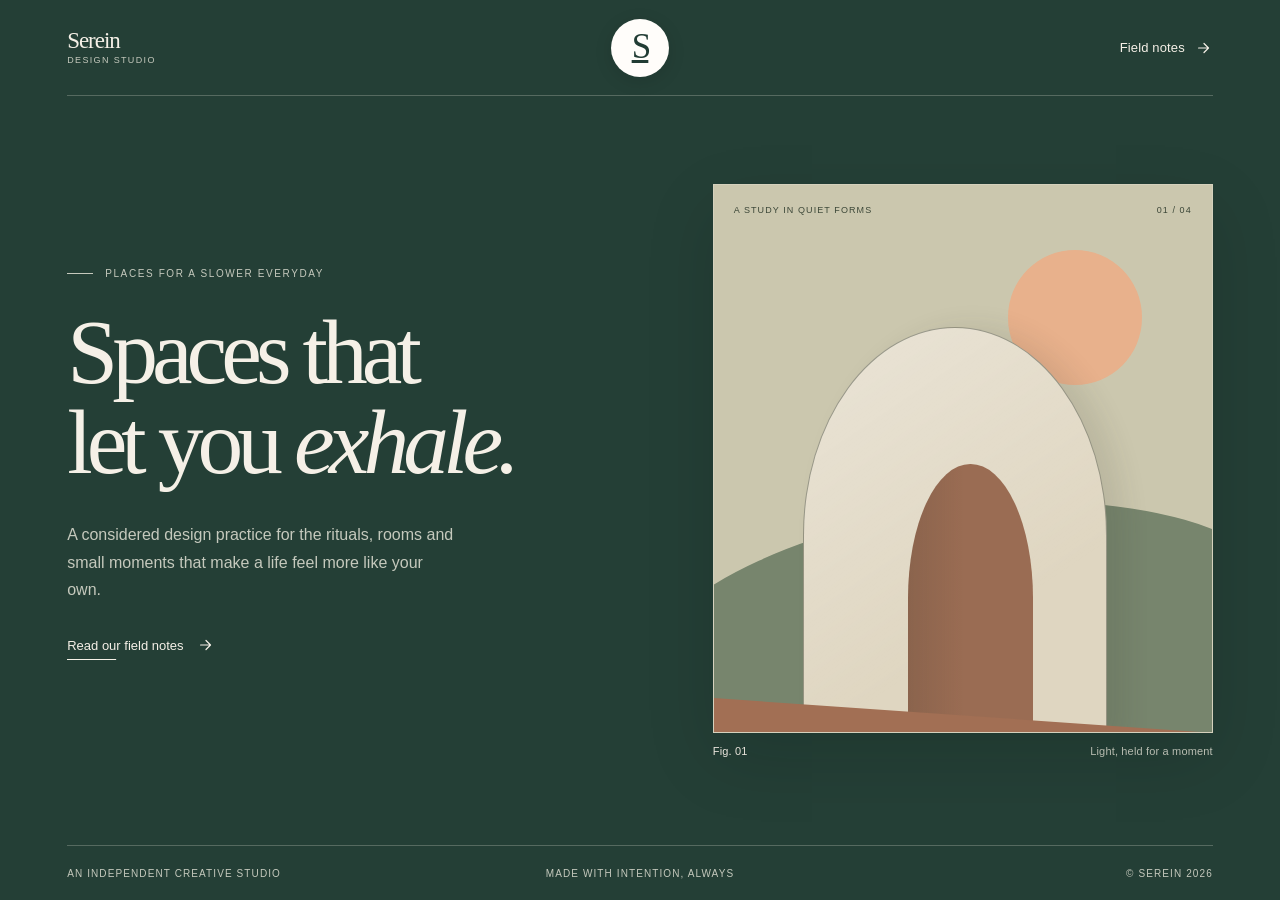
<file: index.html>
<!doctype html>
<html lang="en" data-page="studio">
  <head>
    <meta charset="utf-8">
    <meta name="viewport" content="width=device-width, initial-scale=1">
    <meta name="theme-color" content="#243f36">
    <meta name="description" content="Serein is an independent design practice creating considered spaces for a slower everyday.">
    <title>Serein — spaces that let you exhale</title>
    <link rel="icon" type="image/svg+xml" href="favicon.svg">
    <link rel="stylesheet" href="styles.css">
    <script src="transition.js"></script>
  </head>
  <body>
    <a class="skip-link" href="#main">Skip to content</a>
    <div class="site-shell">
      <header class="site-header">
        <p class="wordmark" aria-label="Serein design studio">
          <span class="wordmark__name">Serein</span>
          <span class="wordmark__caption">Design studio</span>
        </p>

        <a class="brand-mark" data-nav href="field-notes.html" aria-label="Open the field notes">
          <span class="brand-glyph" aria-hidden="true">S</span>
        </a>

        <nav class="site-nav" aria-label="Main navigation">
          <a class="nav-link" data-nav href="field-notes.html">
            <span>Field notes</span>
            <svg viewBox="0 0 20 20" aria-hidden="true" focusable="false"><path d="M4 10h11M10 5l5 5-5 5" /></svg>
          </a>
        </nav>
      </header>

      <main class="page-main" id="main">
        <section class="hero" aria-labelledby="page-title">
          <div class="hero-copy">
            <p class="eyebrow"><span class="eyebrow__line"></span> Places for a slower everyday</p>
            <h1 id="page-title">Spaces that<br>let you <em>exhale.</em></h1>
            <p class="hero-description">A considered design practice for the rituals, rooms and small moments that make a life feel more like your own.</p>
            <a class="text-link" data-nav href="field-notes.html">
              <span>Read our field notes</span>
              <svg viewBox="0 0 20 20" aria-hidden="true" focusable="false"><path d="M4 10h11M10 5l5 5-5 5" /></svg>
            </a>
          </div>

          <div class="art-column">
            <div class="artwork artwork--studio" role="img" aria-label="An abstract study of a sunlit arch, layered hills and a quiet doorway">
              <span class="artwork__sun"></span>
              <span class="artwork__horizon"></span>
              <span class="artwork__arch"></span>
              <span class="artwork__opening"></span>
              <span class="artwork__foreground"></span>
              <span class="artwork__caption">A study in quiet forms <span>01 / 04</span></span>
            </div>
            <p class="art-note"><span>Fig. 01</span> Light, held for a moment</p>
          </div>
        </section>
      </main>

      <footer class="site-footer">
        <span>An independent creative studio</span>
        <span class="footer-center">Made with intention, always</span>
        <span>© Serein 2026</span>
      </footer>
    </div>
  </body>
</html>
</file>
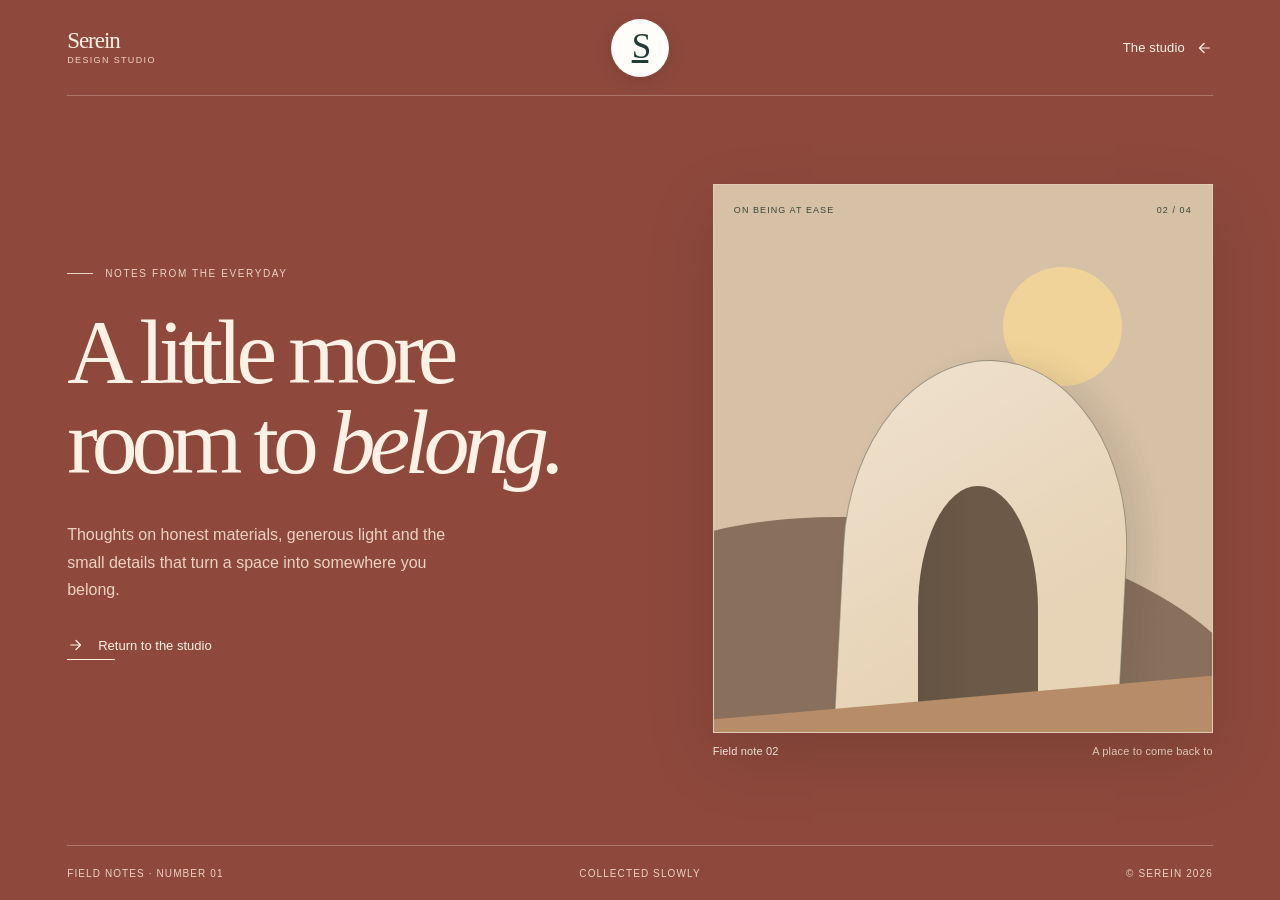
<file: field-notes.html>
<!doctype html>
<html lang="en" data-page="notes">
  <head>
    <meta charset="utf-8">
    <meta name="viewport" content="width=device-width, initial-scale=1">
    <meta name="theme-color" content="#8e493c">
    <meta name="description" content="Field notes from Serein: materials, honest light and the little details that make a place feel like home.">
    <title>Field notes — Serein</title>
    <link rel="icon" type="image/svg+xml" href="favicon.svg">
    <link rel="stylesheet" href="styles.css">
    <script src="transition.js"></script>
  </head>
  <body>
    <a class="skip-link" href="#main">Skip to content</a>
    <div class="site-shell">
      <header class="site-header">
        <p class="wordmark" aria-label="Serein design studio">
          <span class="wordmark__name">Serein</span>
          <span class="wordmark__caption">Design studio</span>
        </p>

        <a class="brand-mark" data-nav href="index.html" aria-label="Return to the studio">
          <span class="brand-glyph" aria-hidden="true">S</span>
        </a>

        <nav class="site-nav" aria-label="Main navigation">
          <a class="nav-link" data-nav href="index.html">
            <span>The studio</span>
            <svg viewBox="0 0 20 20" aria-hidden="true" focusable="false"><path d="M16 10H5m5 5-5-5 5-5" /></svg>
          </a>
        </nav>
      </header>

      <main class="page-main" id="main">
        <section class="hero" aria-labelledby="page-title">
          <div class="hero-copy">
            <p class="eyebrow"><span class="eyebrow__line"></span> Notes from the everyday</p>
            <h1 id="page-title">A little more<br>room to <em>belong.</em></h1>
            <p class="hero-description">Thoughts on honest materials, generous light and the small details that turn a space into somewhere you belong.</p>
            <a class="text-link" data-nav href="index.html">
              <svg class="text-link__back" viewBox="0 0 20 20" aria-hidden="true" focusable="false"><path d="M16 10H5m5 5-5-5 5-5" /></svg>
              <span>Return to the studio</span>
            </a>
          </div>

          <div class="art-column">
            <div class="artwork artwork--notes" role="img" aria-label="An abstract study of a warm sun, a sculptural doorway and soft earth-toned forms">
              <span class="artwork__sun"></span>
              <span class="artwork__horizon"></span>
              <span class="artwork__arch"></span>
              <span class="artwork__opening"></span>
              <span class="artwork__foreground"></span>
              <span class="artwork__caption">On being at ease <span>02 / 04</span></span>
            </div>
            <p class="art-note"><span>Field note 02</span> A place to come back to</p>
          </div>
        </section>
      </main>

      <footer class="site-footer">
        <span>Field notes · Number 01</span>
        <span class="footer-center">Collected slowly</span>
        <span>© Serein 2026</span>
      </footer>
    </div>
  </body>
</html>
</file>
<file: styles.css>
@view-transition {
  navigation: auto;
}

:root {
  color-scheme: dark;
  --page-background: #243f36;
  --page-foreground: #f5f0e7;
  --page-muted: #c5c9bd;
  --page-rule: rgb(245 240 231 / 24%);
  --focus-ring: #f4d0a9;
  --art-surface: #cbc7ae;
  --art-sun: #e8b18c;
  --art-hill: #77856d;
  --art-arch: #dfd6c1;
  --art-door: #9a6c53;
  --art-ground: #a26f54;
  --reveal-x: 50vw;
  --reveal-y: 2.8rem;
  --reveal-radius: 1600px;
  font-synthesis: none;
  text-rendering: optimizeLegibility;
}

html[data-page="notes"] {
  color-scheme: dark;
  --page-background: #8e493c;
  --page-foreground: #fbf1e5;
  --page-muted: #ecd2c2;
  --page-rule: rgb(251 241 229 / 27%);
  --focus-ring: #f8d3a7;
  --art-surface: #d6c1a6;
  --art-sun: #f0d398;
  --art-hill: #89705d;
  --art-arch: #e7d3b6;
  --art-door: #6c5947;
  --art-ground: #b78c68;
}

*,
*::before,
*::after {
  box-sizing: border-box;
}

html {
  min-width: 320px;
  min-height: 100%;
  background: var(--page-background);
  scroll-behavior: smooth;
}

body {
  min-width: 320px;
  min-height: 100vh;
  min-height: 100svh;
  margin: 0;
  background: var(--page-background);
  color: var(--page-foreground);
  font-family: "Avenir Next", Avenir, "Segoe UI", sans-serif;
  font-size: 16px;
  -webkit-font-smoothing: antialiased;
}

a {
  color: inherit;
}

a:focus-visible {
  outline: 2px solid var(--focus-ring);
  outline-offset: 5px;
}

.skip-link {
  position: fixed;
  z-index: 10;
  top: 12px;
  left: 12px;
  padding: 12px 16px;
  transform: translateY(-160%);
  background: var(--page-foreground);
  color: var(--page-background);
  text-decoration: none;
}

.skip-link:focus {
  transform: translateY(0);
}

.site-shell {
  display: flex;
  min-height: 100vh;
  min-height: 100svh;
  flex-direction: column;
  overflow: hidden;
  padding-inline: clamp(24px, 5.25vw, 84px);
}

.site-header {
  position: relative;
  display: grid;
  min-height: 96px;
  grid-template-columns: 1fr auto 1fr;
  align-items: center;
  border-bottom: 1px solid var(--page-rule);
}

.wordmark {
  display: flex;
  width: max-content;
  flex-direction: column;
  gap: 2px;
  margin: 0;
}

.wordmark__name {
  font-family: "Iowan Old Style", "Baskerville Old Face", Baskerville, Georgia, serif;
  font-size: 23px;
  font-weight: 500;
  letter-spacing: -0.045em;
  line-height: 1;
}

.wordmark__caption {
  color: var(--page-muted);
  font-size: 9px;
  letter-spacing: 0.15em;
  line-height: 1.4;
  text-transform: uppercase;
}

.brand-mark {
  position: absolute;
  top: 50%;
  left: 50%;
  display: grid;
  width: 58px;
  height: 58px;
  place-items: center;
  transform: translate(-50%, -50%);
  border-radius: 50%;
  background: #fffdfa;
  color: #213c34;
  box-shadow: 0 4px 18px rgb(10 20 16 / 12%);
  transition: transform 220ms ease, box-shadow 220ms ease;
  touch-action: manipulation;
}

.brand-mark:hover {
  transform: translate(-50%, -50%) scale(1.06);
  box-shadow: 0 8px 22px rgb(10 20 16 / 18%);
}

.brand-mark .brand-glyph {
  display: block;
  font-family: "Iowan Old Style", "Baskerville Old Face", Baskerville, Georgia, serif;
  font-size: 35px;
  font-weight: 400;
  letter-spacing: -0.08em;
  line-height: 1;
  transform: translateY(-1px);
}

.site-nav {
  display: flex;
  grid-column: 3;
  width: max-content;
  justify-self: end;
  justify-content: flex-end;
}

.nav-link,
.text-link {
  display: inline-flex;
  min-height: 44px;
  align-items: center;
  gap: 12px;
  text-decoration: none;
  touch-action: manipulation;
}

.nav-link {
  gap: 10px;
  color: var(--page-foreground);
  font-size: 13px;
  letter-spacing: 0.01em;
}

.nav-link svg,
.text-link svg {
  width: 18px;
  height: 18px;
  flex: none;
  fill: none;
  stroke: currentColor;
  stroke-linecap: round;
  stroke-linejoin: round;
  stroke-width: 1.35;
  transition: transform 220ms ease;
}

.nav-link:hover svg,
.text-link:hover svg {
  transform: translateX(4px);
}

.text-link__back {
  transform: rotate(180deg);
}

.text-link:hover .text-link__back {
  transform: translateX(-4px) rotate(180deg);
}

.page-main {
  display: grid;
  width: min(100%, 1320px);
  flex: 1;
  align-self: center;
  align-items: center;
  margin-inline: auto;
}

.hero {
  display: grid;
  grid-template-columns: minmax(0, 1.04fr) minmax(330px, 0.96fr);
  align-items: center;
  gap: clamp(40px, 7vw, 110px);
  padding-block: clamp(32px, 5vh, 56px);
}

.hero-copy {
  max-width: 630px;
  padding-bottom: 8px;
}

.eyebrow {
  display: flex;
  align-items: center;
  gap: 12px;
  margin: 0 0 clamp(22px, 3vh, 32px);
  color: var(--page-muted);
  font-size: 10px;
  font-weight: 500;
  letter-spacing: 0.16em;
  line-height: 1.5;
  text-transform: uppercase;
}

.eyebrow__line {
  display: inline-block;
  width: 26px;
  height: 1px;
  background: currentColor;
}

h1 {
  margin: 0;
  font-family: "Iowan Old Style", "Baskerville Old Face", Baskerville, Georgia, serif;
  font-size: clamp(62px, 7.15vw, 108px);
  font-weight: 400;
  letter-spacing: -0.065em;
  line-height: 0.98;
  text-wrap: balance;
}

h1 em {
  font-weight: 400;
}

.hero-description {
  max-width: 390px;
  margin: clamp(24px, 3.8vh, 38px) 0 20px;
  color: var(--page-muted);
  font-size: 16px;
  font-weight: 400;
  line-height: 1.7;
}

.text-link {
  position: relative;
  gap: 13px;
  color: var(--page-foreground);
  font-size: 13px;
  font-weight: 500;
}

.text-link::after {
  position: absolute;
  right: 30px;
  bottom: 7px;
  left: 0;
  height: 1px;
  transform: scaleX(0.42);
  transform-origin: left;
  background: currentColor;
  content: "";
  transition: transform 240ms ease;
}

.text-link:hover::after {
  transform: scaleX(1);
}

.art-column {
  width: 100%;
  max-width: 500px;
  justify-self: end;
}

.artwork {
  position: relative;
  isolation: isolate;
  width: 100%;
  aspect-ratio: 0.91;
  overflow: hidden;
  border: 1px solid rgb(255 255 255 / 18%);
  background: var(--art-surface);
  box-shadow: 0 25px 65px rgb(8 17 13 / 13%);
}

.artwork__sun {
  position: absolute;
  z-index: -1;
  top: 12%;
  right: 14%;
  width: 27%;
  aspect-ratio: 1;
  border-radius: 50%;
  background: var(--art-sun);
}

.artwork__horizon {
  position: absolute;
  z-index: -1;
  right: -18%;
  bottom: -14%;
  left: -18%;
  height: 55%;
  transform: rotate(-8deg);
  border-radius: 50% 50% 0 0;
  background: var(--art-hill);
}

.artwork__arch {
  position: absolute;
  z-index: -1;
  bottom: -2%;
  left: 18%;
  width: 61%;
  height: 76%;
  border: 1px solid rgb(57 62 49 / 45%);
  border-radius: 50% 50% 0 0;
  background: linear-gradient(146deg, rgb(255 255 255 / 35%), transparent 68%), var(--art-arch);
  box-shadow: 18px 0 26px rgb(52 49 38 / 10%);
}

.artwork__opening {
  position: absolute;
  z-index: -1;
  bottom: 0;
  left: 39%;
  width: 25%;
  height: 49%;
  border-radius: 50% 50% 0 0;
  background: linear-gradient(90deg, rgb(28 39 31 / 12%), transparent 45%), var(--art-door);
}

.artwork__foreground {
  position: absolute;
  z-index: -1;
  right: -10%;
  bottom: -26%;
  left: -8%;
  height: 29%;
  transform: rotate(4deg);
  background: var(--art-ground);
}

.artwork--notes .artwork__sun {
  top: 15%;
  right: 18%;
  width: 24%;
}

.artwork--notes .artwork__horizon {
  right: -11%;
  bottom: -19%;
  left: -26%;
  height: 57%;
  transform: rotate(9deg);
}

.artwork--notes .artwork__arch {
  right: 17%;
  left: auto;
  width: 57%;
  height: 70%;
  transform: rotate(3deg);
}

.artwork--notes .artwork__opening {
  right: 35%;
  left: auto;
  width: 24%;
  height: 45%;
  background: linear-gradient(90deg, rgb(28 39 31 / 12%), transparent 45%), var(--art-door);
}

.artwork--notes .artwork__foreground {
  right: -7%;
  bottom: -25%;
  left: -12%;
  height: 31%;
  transform: rotate(-5deg);
}

.artwork__caption {
  position: absolute;
  top: 20px;
  right: 20px;
  left: 20px;
  display: flex;
  justify-content: space-between;
  gap: 16px;
  color: #3c4738;
  font-size: 9px;
  font-weight: 500;
  letter-spacing: 0.12em;
  text-transform: uppercase;
}

.art-note {
  display: flex;
  justify-content: space-between;
  gap: 16px;
  margin: 12px 0 0;
  color: var(--page-muted);
  font-size: 11px;
  letter-spacing: 0.015em;
}

.art-note span {
  color: var(--page-foreground);
}

.site-footer {
  display: grid;
  min-height: 55px;
  grid-template-columns: 1fr auto 1fr;
  align-items: center;
  gap: 20px;
  border-top: 1px solid var(--page-rule);
  color: var(--page-muted);
  font-size: 10px;
  letter-spacing: 0.11em;
  line-height: 1.5;
  text-transform: uppercase;
}

.site-footer > :last-child {
  text-align: right;
}

.footer-center {
  text-align: center;
}

html[data-transition-direction="forward"]::view-transition-old(root) {
  z-index: 1;
  animation: none;
}

html[data-transition-direction="forward"]::view-transition-group(root),
html[data-transition-direction="reverse"]::view-transition-group(root) {
  animation: none;
}

html[data-transition-direction="forward"]::view-transition-new(root) {
  z-index: 2;
  animation: reveal-in 1000ms cubic-bezier(0.22, 1, 0.36, 1) both;
}

html[data-transition-direction="reverse"]::view-transition-new(root) {
  z-index: 1;
  animation: none;
}

html[data-transition-direction="reverse"]::view-transition-old(root) {
  z-index: 2;
  animation: reveal-out 1000ms cubic-bezier(0.76, 0, 0.24, 1) both;
}

@keyframes reveal-in {
  from {
    clip-path: circle(0 at var(--reveal-x) var(--reveal-y));
  }
  to {
    clip-path: circle(var(--reveal-radius) at var(--reveal-x) var(--reveal-y));
  }
}

@keyframes reveal-out {
  from {
    clip-path: circle(var(--reveal-radius) at var(--reveal-x) var(--reveal-y));
  }
  to {
    clip-path: circle(0 at var(--reveal-x) var(--reveal-y));
  }
}

@media (max-width: 900px) {
  .site-shell {
    padding-inline: clamp(24px, 6vw, 56px);
  }

  .hero {
    grid-template-columns: minmax(0, 1fr) minmax(280px, 0.88fr);
    gap: clamp(28px, 5vw, 48px);
  }

  h1 {
    font-size: clamp(58px, 8vw, 76px);
  }
}

@media (max-width: 720px) {
  .site-shell {
    min-height: 100svh;
    padding-inline: 23px;
  }

  .site-header {
    min-height: 81px;
  }

  .brand-mark {
    width: 50px;
    height: 50px;
  }

  .brand-mark .brand-glyph {
    font-size: 30px;
  }

  .wordmark__name {
    font-size: 21px;
  }

  .wordmark__caption {
    font-size: 8px;
  }

  .nav-link {
    gap: 5px;
    font-size: 12px;
  }

  .nav-link svg {
    width: 16px;
  }

  .hero {
    grid-template-columns: minmax(0, 1fr);
    gap: 38px;
    padding-block: 54px 44px;
  }

  .hero-copy {
    max-width: 540px;
  }

  .eyebrow {
    margin-bottom: 23px;
    font-size: 9px;
  }

  h1 {
    font-size: clamp(59px, 11vw, 82px);
  }

  .hero-description {
    max-width: 420px;
    margin-block: 24px 17px;
    font-size: 16px;
  }

  .art-column {
    width: min(100%, 440px);
    justify-self: center;
  }

  .artwork {
    aspect-ratio: 0.98;
  }

  .site-footer {
    min-height: 58px;
    grid-template-columns: 1fr auto;
    font-size: 9px;
  }

  .footer-center {
    display: none;
  }
}

@media (max-width: 380px) {
  .site-shell {
    padding-inline: 18px;
  }

  .wordmark__caption {
    letter-spacing: 0.1em;
  }

  .nav-link {
    font-size: 11px;
  }

  h1 {
    font-size: 57px;
  }
}

@media (max-height: 720px) and (min-width: 721px) {
  .site-header {
    min-height: 78px;
  }

  .brand-mark {
    width: 52px;
    height: 52px;
  }

  .hero {
    padding-block: 24px;
  }

  h1 {
    font-size: clamp(58px, 6.6vw, 88px);
  }

  .hero-description {
    margin-block: 22px 14px;
  }

  .artwork {
    max-height: 62svh;
  }
}

@media (prefers-reduced-motion: reduce) {
  html {
    scroll-behavior: auto;
  }

  *,
  *::before,
  *::after {
    scroll-behavior: auto !important;
    animation-duration: 0.01ms !important;
    animation-iteration-count: 1 !important;
    transition-duration: 0.01ms !important;
  }

  ::view-transition-group(root),
  ::view-transition-image-pair(root),
  ::view-transition-old(root),
  ::view-transition-new(root) {
    animation: none !important;
  }
}
</file>
